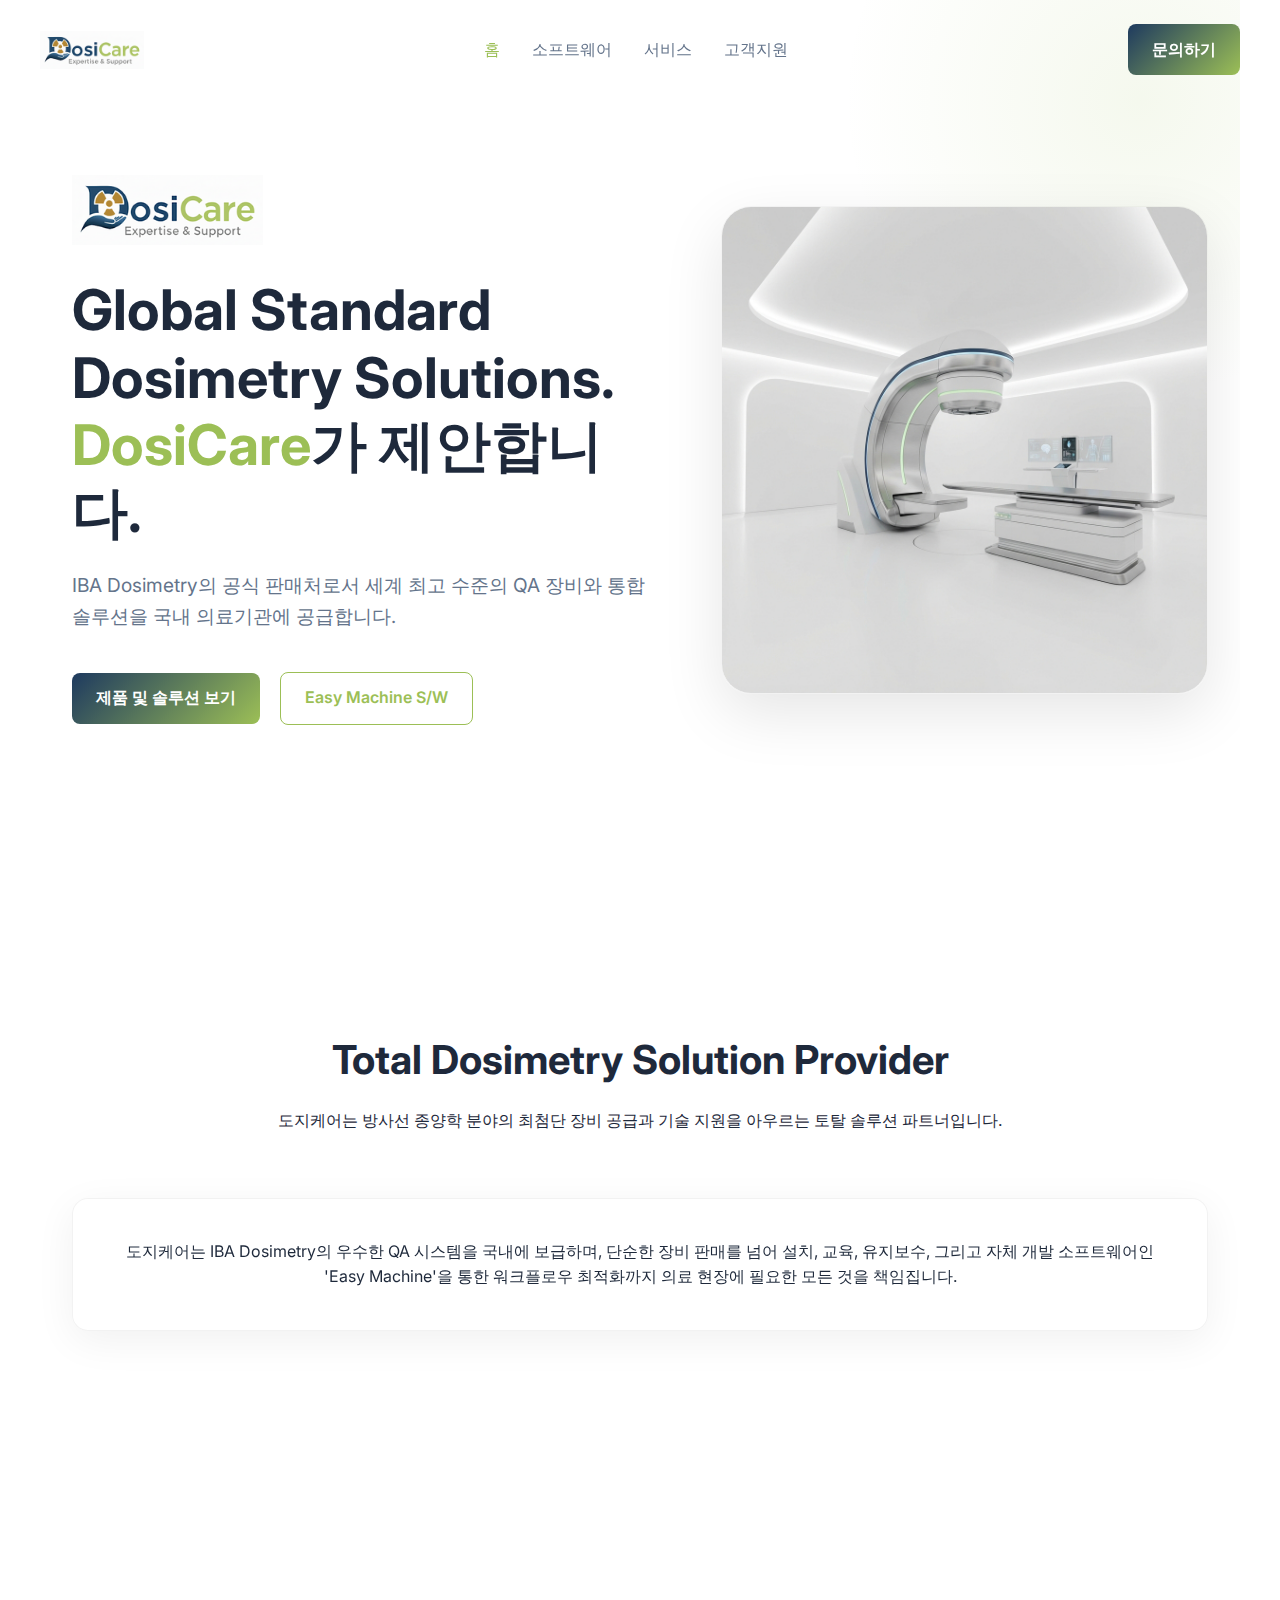
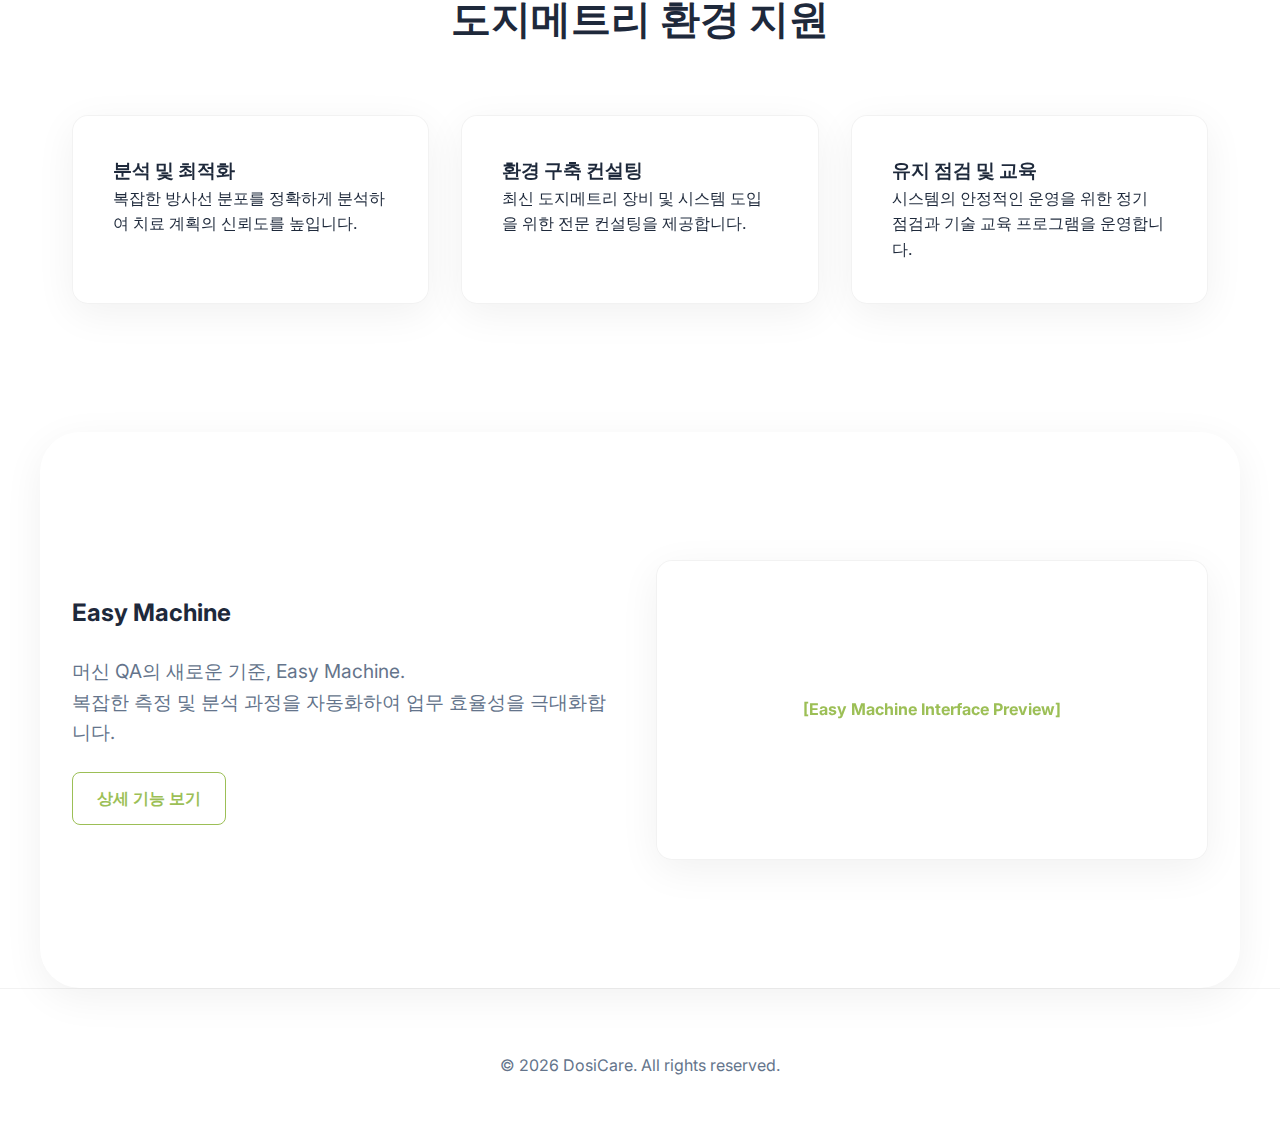
<file: index.html>
<!DOCTYPE html>
<html lang="ko">

<head>
    <meta charset="UTF-8">
    <meta name="viewport" content="width=device-width, initial-scale=1.0">
    <title>DosiCare | 정밀한 방사선 치료 솔루션</title>
    <link rel="stylesheet" href="style.css">
    <link rel="preconnect" href="https://fonts.googleapis.com">
    <link rel="preconnect" href="https://fonts.gstatic.com" crossorigin>
    <link href="https://fonts.googleapis.com/css2?family=Inter:wght@400;500;600;700;800&display=swap" rel="stylesheet">
</head>

<body>
    <nav id="navbar">
        <div class="nav-container">
            <a href="index.html" class="logo">
                <img src="images/logo.png" alt="DosiCare">
            </a>
            <div class="nav-links">
                <a href="index.html" class="active">홈</a>
                <a href="software.html">소프트웨어</a>
                <a href="services.html">서비스</a>
                <a href="contact.html">고객지원</a>
            </div>
            <a href="contact.html" class="btn btn-primary">문의하기</a>
        </div>
    </nav>

    <main>
        <section class="hero">
            <div class="hero-content">
                <div class="hero-text">
                    <img src="images/logo.png" alt="DosiCare" class="hero-logo">
                    <h1 class="hero-title">Global Standard Dosimetry Solutions.<br><span
                            class="text-highlight">DosiCare</span>가 제안합니다.</h1>
                    <p>IBA Dosimetry의 공식 판매처로서 세계 최고 수준의 QA 장비와 통합 솔루션을 국내 의료기관에 공급합니다.</p>
                    <div class="hero-btns">
                        <a href="services.html" class="btn btn-primary">제품 및 솔루션 보기</a>
                        <a href="software.html" class="btn btn-outline ml-1">Easy Machine S/W</a>
                    </div>
                </div>
                <div class="hero-image">
                    <img src="images/hero.png" alt="DosiCare Medical Technology">
                </div>
            </div>
        </section>

        <section id="about">
            <div class="section-header">
                <h2>Total Dosimetry Solution Provider</h2>
                <p>도지케어는 방사선 종양학 분야의 최첨단 장비 공급과 기술 지원을 아우르는 토탈 솔루션 파트너입니다.</p>
            </div>
            <div class="glass card text-center">
                <p>도지케어는 IBA Dosimetry의 우수한 QA 시스템을 국내에 보급하며, 단순한 장비 판매를 넘어 설치, 교육, 유지보수, 그리고 자체 개발 소프트웨어인 'Easy
                    Machine'을 통한 워크플로우 최적화까지 의료 현장에 필요한 모든 것을 책임집니다.</p>
            </div>
        </section>

        <section id="dosimetry">
            <div class="section-header">
                <h2>도지메트리 환경 지원</h2>
            </div>
            <div class="grid">
                <div class="glass card">
                    <h3>분석 및 최적화</h3>
                    <p>복잡한 방사선 분포를 정확하게 분석하여 치료 계획의 신뢰도를 높입니다.</p>
                </div>
                <div class="glass card">
                    <h3>환경 구축 컨설팅</h3>
                    <p>최신 도지메트리 장비 및 시스템 도입을 위한 전문 컨설팅을 제공합니다.</p>
                </div>
                <div class="glass card">
                    <h3>유지 점검 및 교육</h3>
                    <p>시스템의 안정적인 운영을 위한 정기 점검과 기술 교육 프로그램을 운영합니다.</p>
                </div>
            </div>
        </section>

        <section id="easy-machine" class="feature-section">
            <div class="grid align-center">
                <div>
                    <h2>Easy Machine</h2>
                    <p class="feature-description">
                        머신 QA의 새로운 기준, Easy Machine.<br>
                        복잡한 측정 및 분석 과정을 자동화하여 업무 효율성을 극대화합니다.
                    </p>
                    <a href="software.html" class="btn btn-outline">상세 기능 보기</a>
                </div>
                <div class="glass preview-box">
                    [Easy Machine Interface Preview]
                </div>
            </div>
        </section>
    </main>

    <footer>
        <p>&copy; 2026 DosiCare. All rights reserved.</p>
    </footer>

    <script>
        window.addEventListener('scroll', () => {
            const nav = document.getElementById('navbar');
            if (window.scrollY > 50) {
                nav.classList.add('scrolled');
            } else {
                nav.classList.remove('scrolled');
            }
        });
    </script>
</body>

</html>
</file>
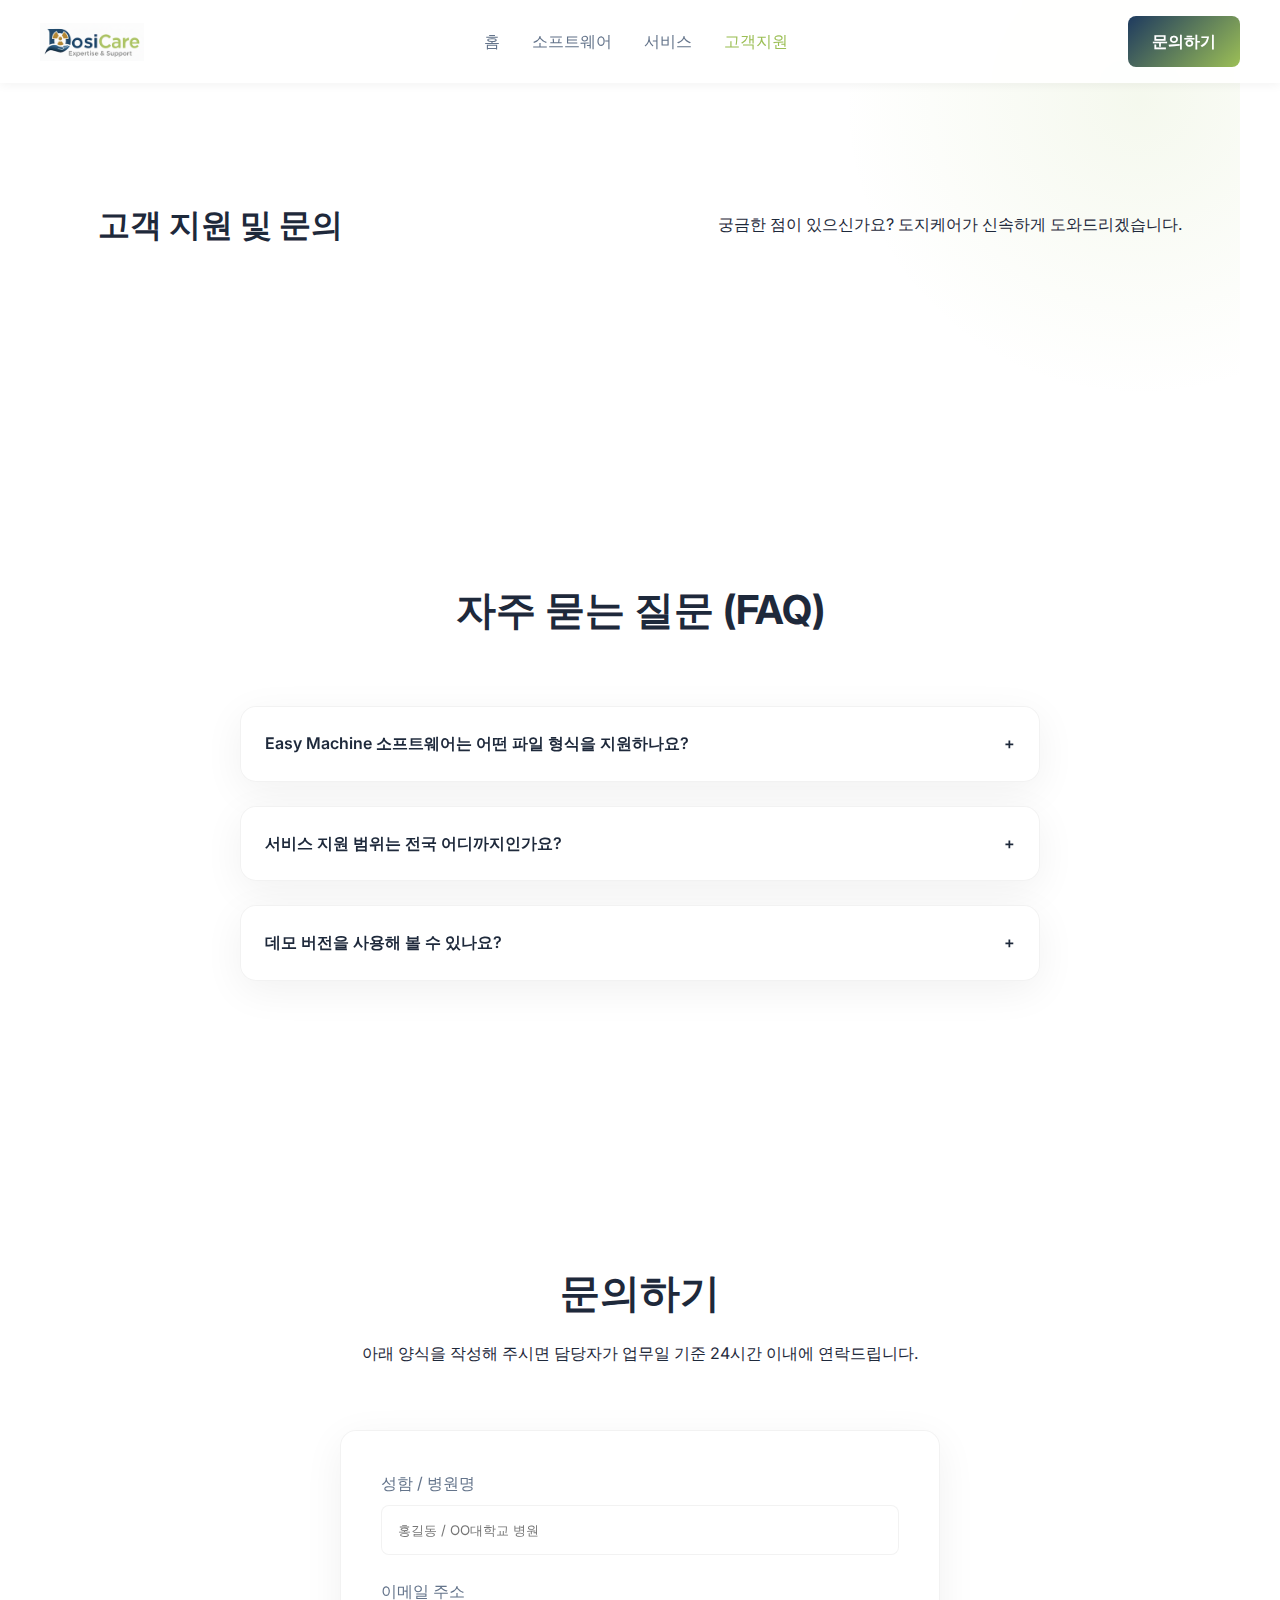
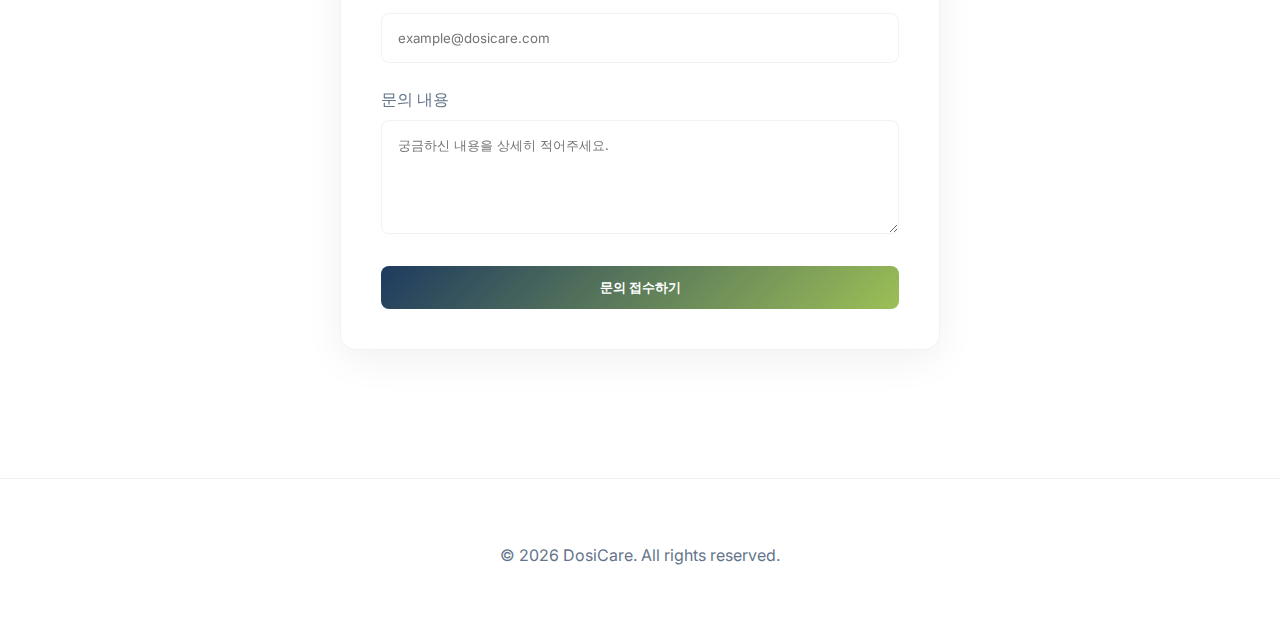
<file: contact.html>
<!DOCTYPE html>
<html lang="ko">

<head>
    <meta charset="UTF-8">
    <meta name="viewport" content="width=device-width, initial-scale=1.0">
    <title>고객지원 | DosiCare</title>
    <link rel="stylesheet" href="style.css">
    <link rel="preconnect" href="https://fonts.googleapis.com">
    <link rel="preconnect" href="https://fonts.gstatic.com" crossorigin>
    <link href="https://fonts.googleapis.com/css2?family=Inter:wght@400;500;600;700;800&display=swap" rel="stylesheet">
    <style>
        .faq-item {
            margin-bottom: 1.5rem;
            cursor: pointer;
        }

        .faq-question {
            padding: 1.5rem;
            font-weight: 600;
            display: flex;
            justify-content: space-between;
            align-items: center;
        }

        .faq-answer {
            padding: 0 1.5rem 1.5rem 1.5rem;
            color: var(--text-secondary);
            display: none;
        }

        .faq-item.active .faq-answer {
            display: block;
        }

        .contact-form {
            max-width: 600px;
            margin: 0 auto;
        }

        .input-group {
            margin-bottom: 1.5rem;
        }

        .input-group label {
            display: block;
            margin-bottom: 0.5rem;
            color: var(--text-secondary);
        }

        input,
        textarea {
            width: 100%;
            padding: 1rem;
            background: white;
            border: 1px solid var(--glass-border);
            border-radius: 8px;
            color: var(--text-primary);
            outline: none;
            transition: all 0.3s ease;
        }

        input:focus,
        textarea:focus {
            border-color: var(--primary);
        }
    </style>
</head>

<body>
    <nav id="navbar" class="scrolled">
        <div class="nav-container">
            <a href="index.html" class="logo">
                <img src="images/logo.png" alt="DosiCare">
            </a>
            <div class="nav-links">
                <a href="index.html">홈</a>
                <a href="software.html">소프트웨어</a>
                <a href="services.html">서비스</a>
                <a href="contact.html" class="active">고객지원</a>
            </div>
            <a href="contact.html" class="btn btn-primary">문의하기</a>
        </div>
    </nav>

    <main>
        <section class="hero" style="min-height: 50vh;">
            <div class="hero-content">
                <h1>고객 지원 및 문의</h1>
                <p>궁금한 점이 있으신가요? 도지케어가 신속하게 도와드리겠습니다.</p>
            </div>
        </section>

        <section id="faq">
            <div class="section-header">
                <h2>자주 묻는 질문 (FAQ)</h2>
            </div>
            <div style="max-width: 800px; margin: 0 auto;">
                <div class="glass faq-item">
                    <div class="faq-question">
                        <span>Easy Machine 소프트웨어는 어떤 파일 형식을 지원하나요?</span>
                        <span>+</span>
                    </div>
                    <div class="faq-answer">
                        표준 DICOM RT 파일을 포함하여 대부분의 주요 Dosimetry 장비에서 생성되는 .asc, .csv, .txt 형식을 지원합니다.
                    </div>
                </div>
                <div class="glass faq-item">
                    <div class="faq-question">
                        <span>서비스 지원 범위는 전국 어디까지인가요?</span>
                        <span>+</span>
                    </div>
                    <div class="faq-answer">
                        네, 도지케어는 전국 모든 병원을 대상으로 기술 지원 및 머신 QA 어시스트 서비스를 제공하고 있습니다.
                    </div>
                </div>
                <div class="glass faq-item">
                    <div class="faq-question">
                        <span>데모 버전을 사용해 볼 수 있나요?</span>
                        <span>+</span>
                    </div>
                    <div class="faq-answer">
                        홈페이지 하단의 문의하기를 통해 요청해 주시면, 확인 후 2주간 사용할 수 있는 라이선스를 발급해 드립니다.
                    </div>
                </div>
            </div>
        </section>

        <section id="contact">
            <div class="section-header">
                <h2>문의하기</h2>
                <p>아래 양식을 작성해 주시면 담당자가 업무일 기준 24시간 이내에 연락드립니다.</p>
            </div>
            <form class="glass card contact-form">
                <div class="input-group">
                    <label>성함 / 병원명</label>
                    <input type="text" placeholder="홍길동 / OO대학교 병원">
                </div>
                <div class="input-group">
                    <label>이메일 주소</label>
                    <input type="email" placeholder="example@dosicare.com">
                </div>
                <div class="input-group">
                    <label>문의 내용</label>
                    <textarea rows="5" placeholder="궁금하신 내용을 상세히 적어주세요."></textarea>
                </div>
                <button type="button" class="btn btn-primary" style="width: 100%;">문의 접수하기</button>
            </form>
        </section>
    </main>

    <footer>
        <p>&copy; 2026 DosiCare. All rights reserved.</p>
    </footer>

    <script>
        document.querySelectorAll('.faq-item').forEach(item => {
            item.addEventListener('click', () => {
                item.classList.toggle('active');
                const symbol = item.querySelector('.faq-question span:last-child');
                symbol.textContent = item.classList.contains('active') ? '-' : '+';
            });
        });
    </script>
</body>

</html>
</file>
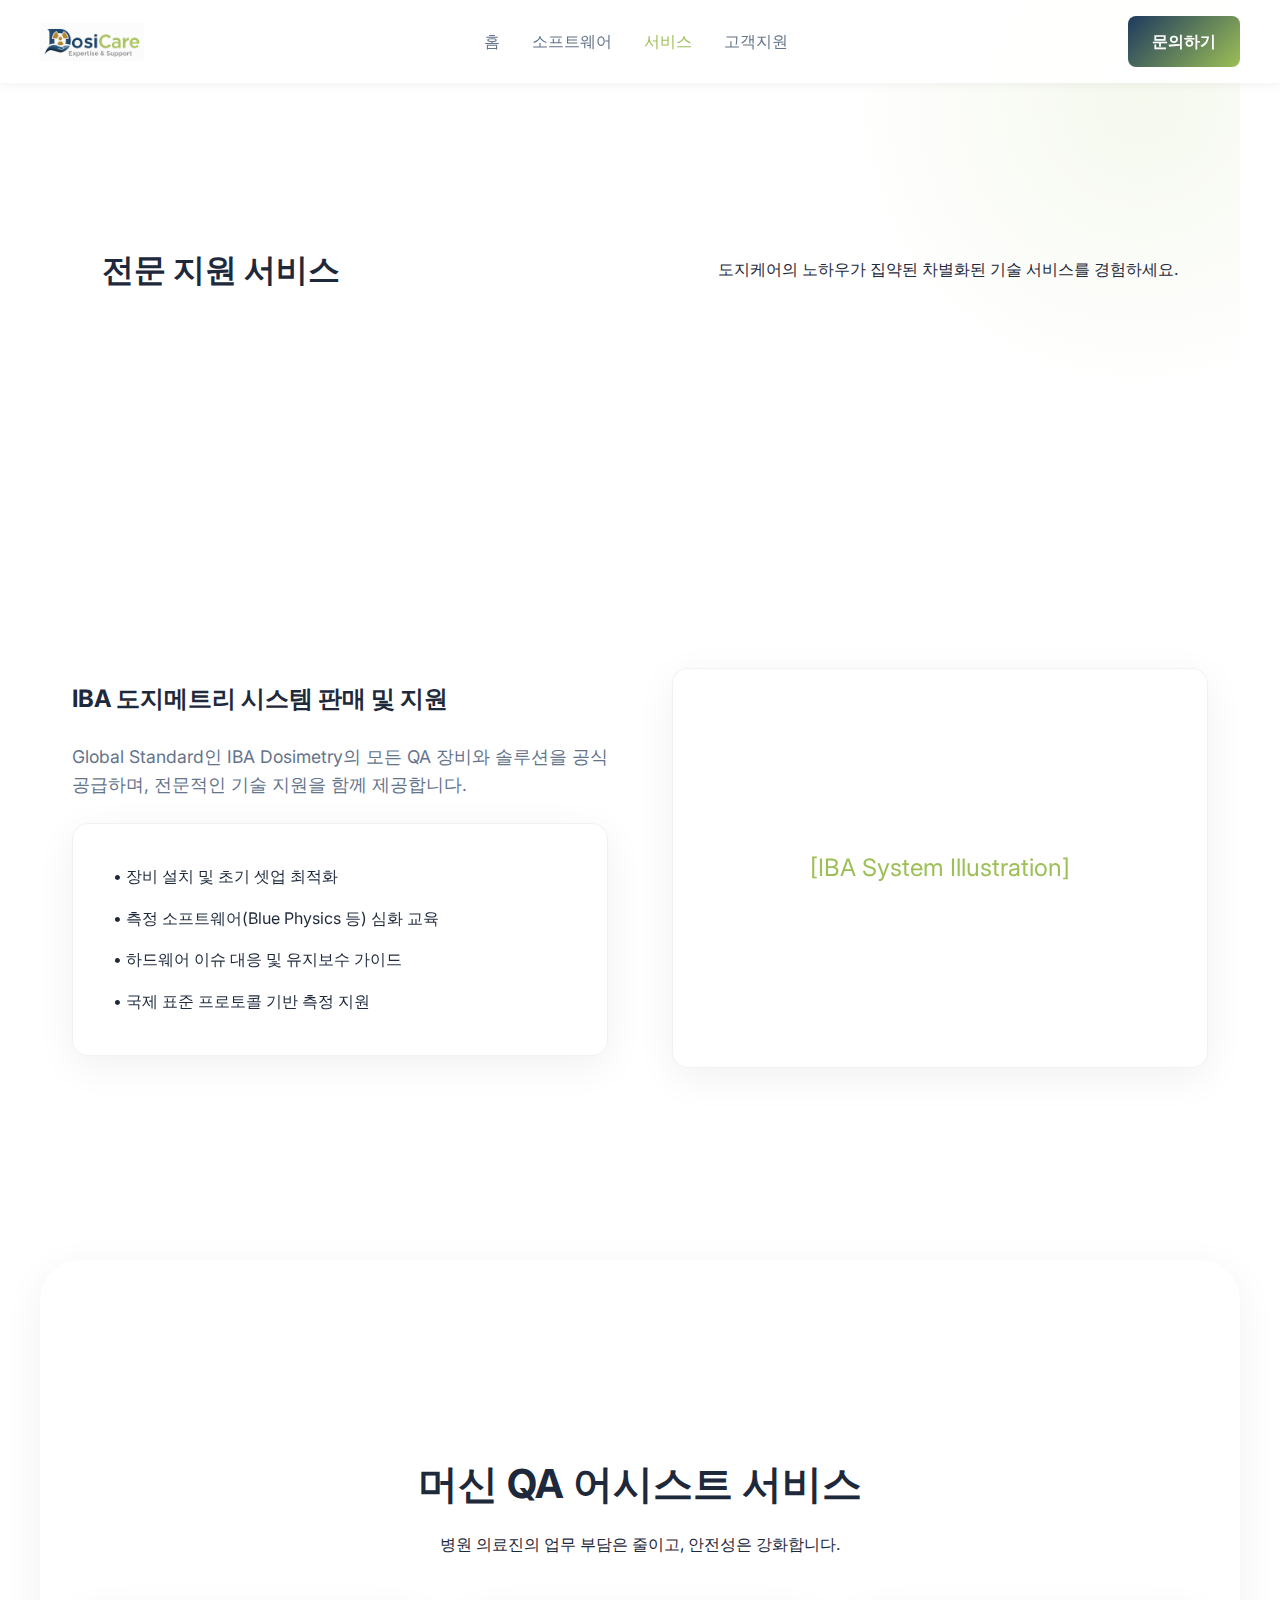
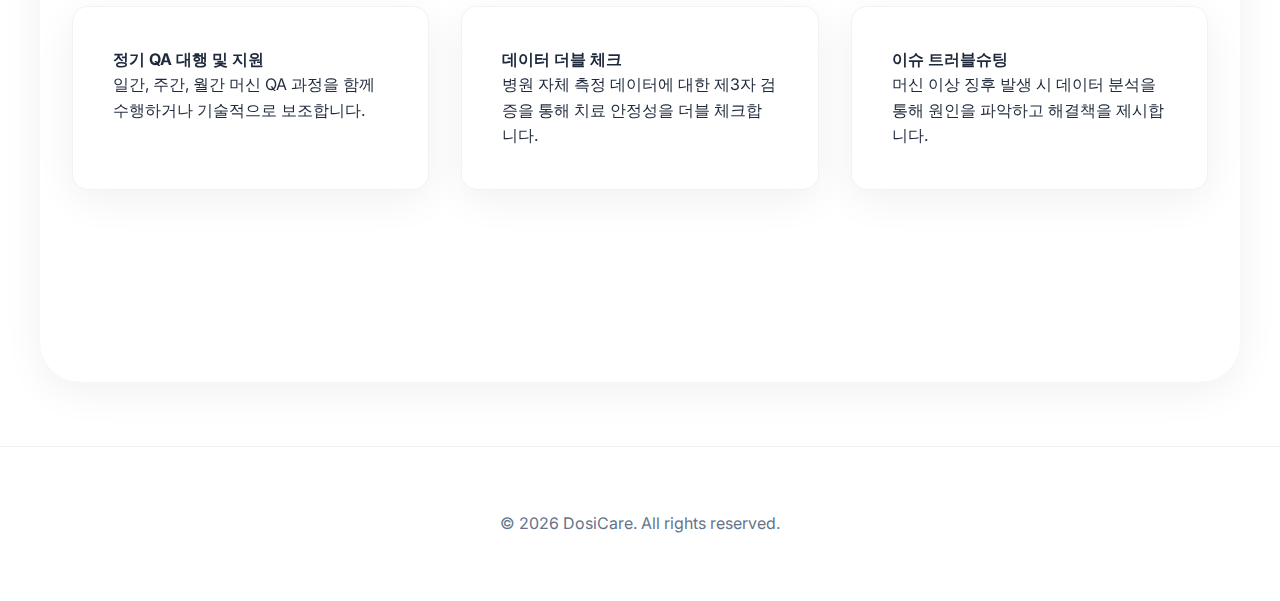
<file: services.html>
<!DOCTYPE html>
<html lang="ko">

<head>
    <meta charset="UTF-8">
    <meta name="viewport" content="width=device-width, initial-scale=1.0">
    <title>서비스 | DosiCare</title>
    <link rel="stylesheet" href="style.css">
    <link rel="preconnect" href="https://fonts.googleapis.com">
    <link rel="preconnect" href="https://fonts.gstatic.com" crossorigin>
    <link href="https://fonts.googleapis.com/css2?family=Inter:wght@400;500;600;700;800&display=swap" rel="stylesheet">
</head>

<body>
    <nav id="navbar" class="scrolled">
        <div class="nav-container">
            <a href="index.html" class="logo">
                <img src="images/logo.png" alt="DosiCare">
            </a>
            <div class="nav-links">
                <a href="index.html">홈</a>
                <a href="software.html">소프트웨어</a>
                <a href="services.html" class="active">서비스</a>
                <a href="contact.html">고객지원</a>
            </div>
            <a href="contact.html" class="btn btn-primary">문의하기</a>
        </div>
    </nav>

    <main>
        <section class="hero" style="min-height: 60vh;">
            <div class="hero-content">
                <h1>전문 지원 서비스</h1>
                <p>도지케어의 노하우가 집약된 차별화된 기술 서비스를 경험하세요.</p>
            </div>
        </section>

        <section id="iba-support">
            <div class="grid" style="align-items: center; gap: 4rem;">
                <div>
                    <h2>IBA 도지메트리 시스템 판매 및 지원</h2>
                    <p style="margin: 1.5rem 0; color: var(--text-secondary); font-size: 1.1rem;">
                        Global Standard인 IBA Dosimetry의 모든 QA 장비와 솔루션을 공식 공급하며, 전문적인 기술 지원을 함께 제공합니다.
                    </p>
                    <div class="glass card">
                        <ul style="list-style: none;">
                            <li style="margin-bottom: 1rem;">• 장비 설치 및 초기 셋업 최적화</li>
                            <li style="margin-bottom: 1rem;">• 측정 소프트웨어(Blue Physics 등) 심화 교육</li>
                            <li style="margin-bottom: 1rem;">• 하드웨어 이슈 대응 및 유지보수 가이드</li>
                            <li>• 국제 표준 프로토콜 기반 측정 지원</li>
                        </ul>
                    </div>
                </div>
                <div class="glass"
                    style="height: 400px; display: flex; align-items: center; justify-content: center; font-size: 1.5rem; color: var(--primary);">
                    [IBA System Illustration]
                </div>
            </div>
        </section>

        <section id="qa-assist"
            style="background: var(--light); border-radius: 40px; margin-top: 4rem; margin-bottom: 4rem; box-shadow: var(--card-shadow);">
            <div class="section-header" style="margin-bottom: 3rem; padding-top: 4rem;">
                <h2>머신 QA 어시스트 서비스</h2>
                <p>병원 의료진의 업무 부담은 줄이고, 안전성은 강화합니다.</p>
            </div>
            <div class="grid" style="padding-bottom: 4rem;">
                <div class="card glass">
                    <h4>정기 QA 대행 및 지원</h4>
                    <p>일간, 주간, 월간 머신 QA 과정을 함께 수행하거나 기술적으로 보조합니다.</p>
                </div>
                <div class="card glass">
                    <h4>데이터 더블 체크</h4>
                    <p>병원 자체 측정 데이터에 대한 제3자 검증을 통해 치료 안정성을 더블 체크합니다.</p>
                </div>
                <div class="card glass">
                    <h4>이슈 트러블슈팅</h4>
                    <p>머신 이상 징후 발생 시 데이터 분석을 통해 원인을 파악하고 해결책을 제시합니다.</p>
                </div>
            </div>
        </section>
    </main>

    <footer>
        <p>&copy; 2026 DosiCare. All rights reserved.</p>
    </footer>
</body>

</html>
</file>
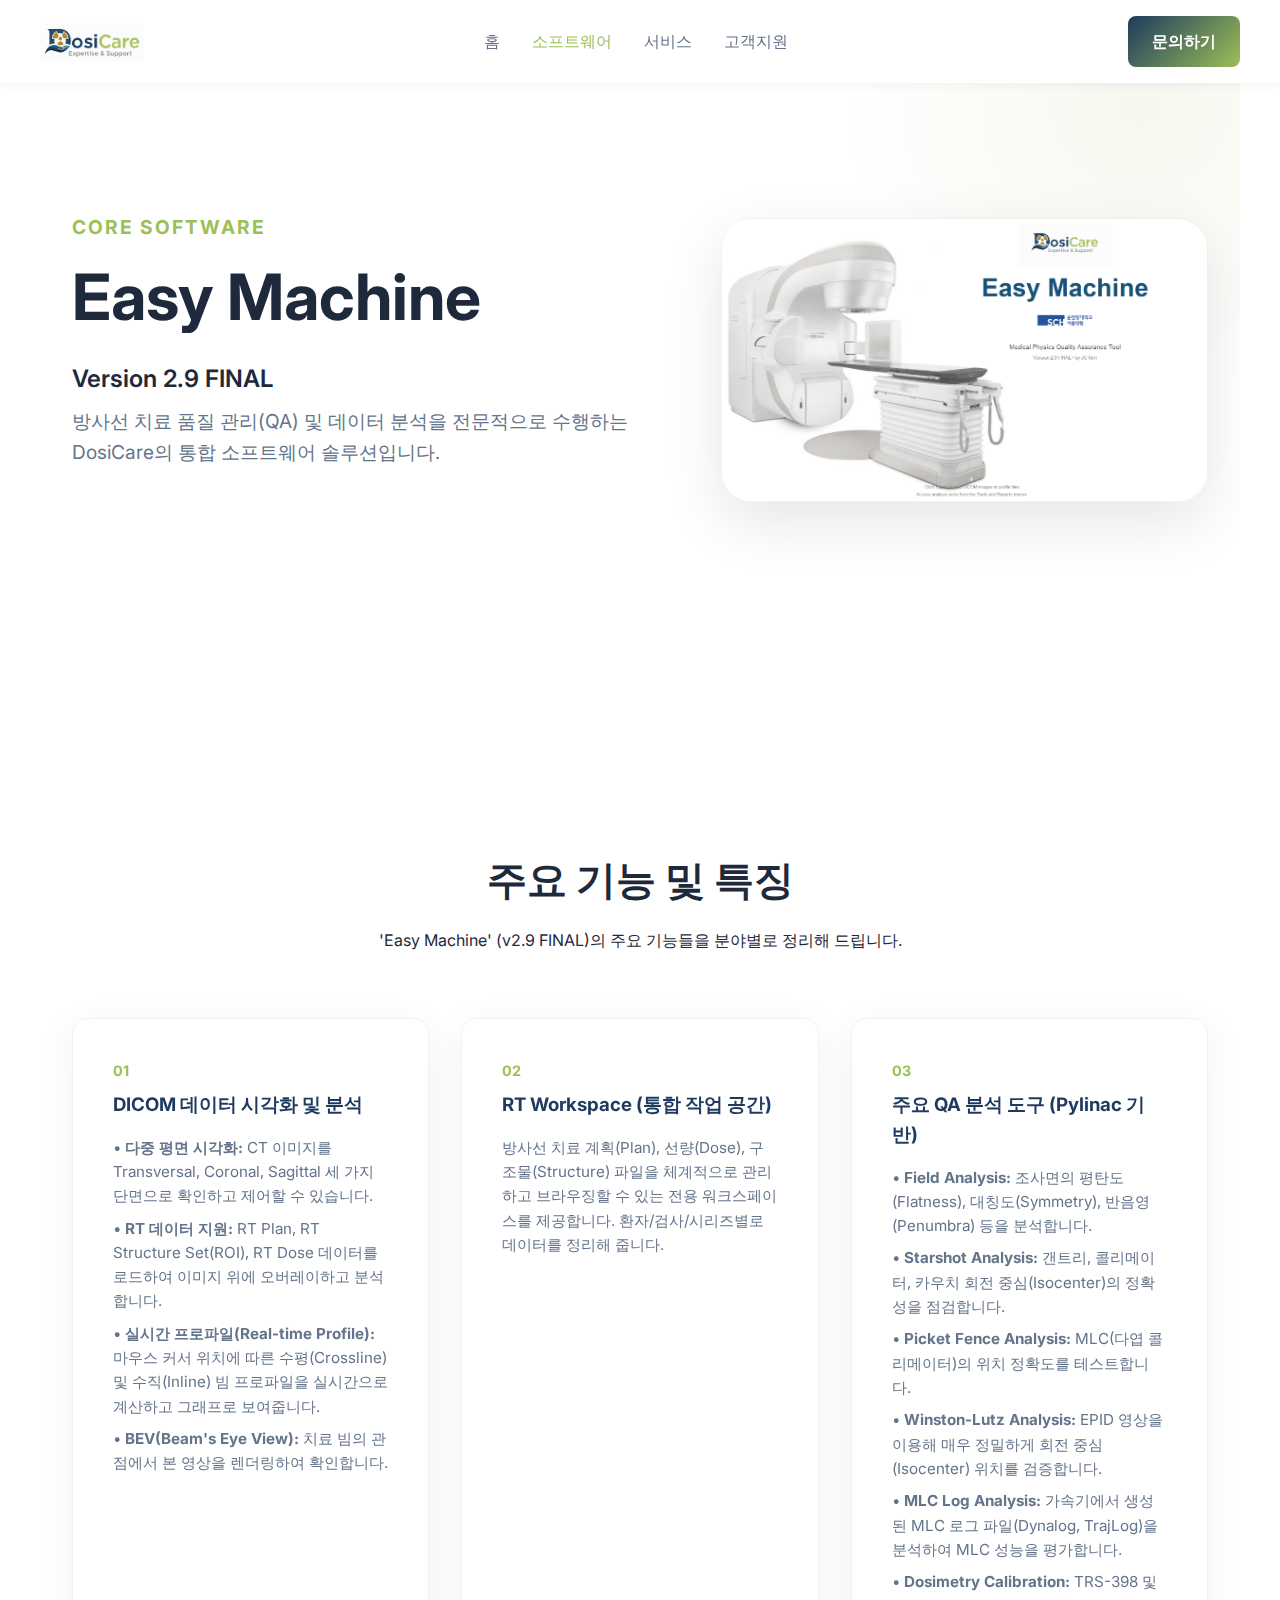
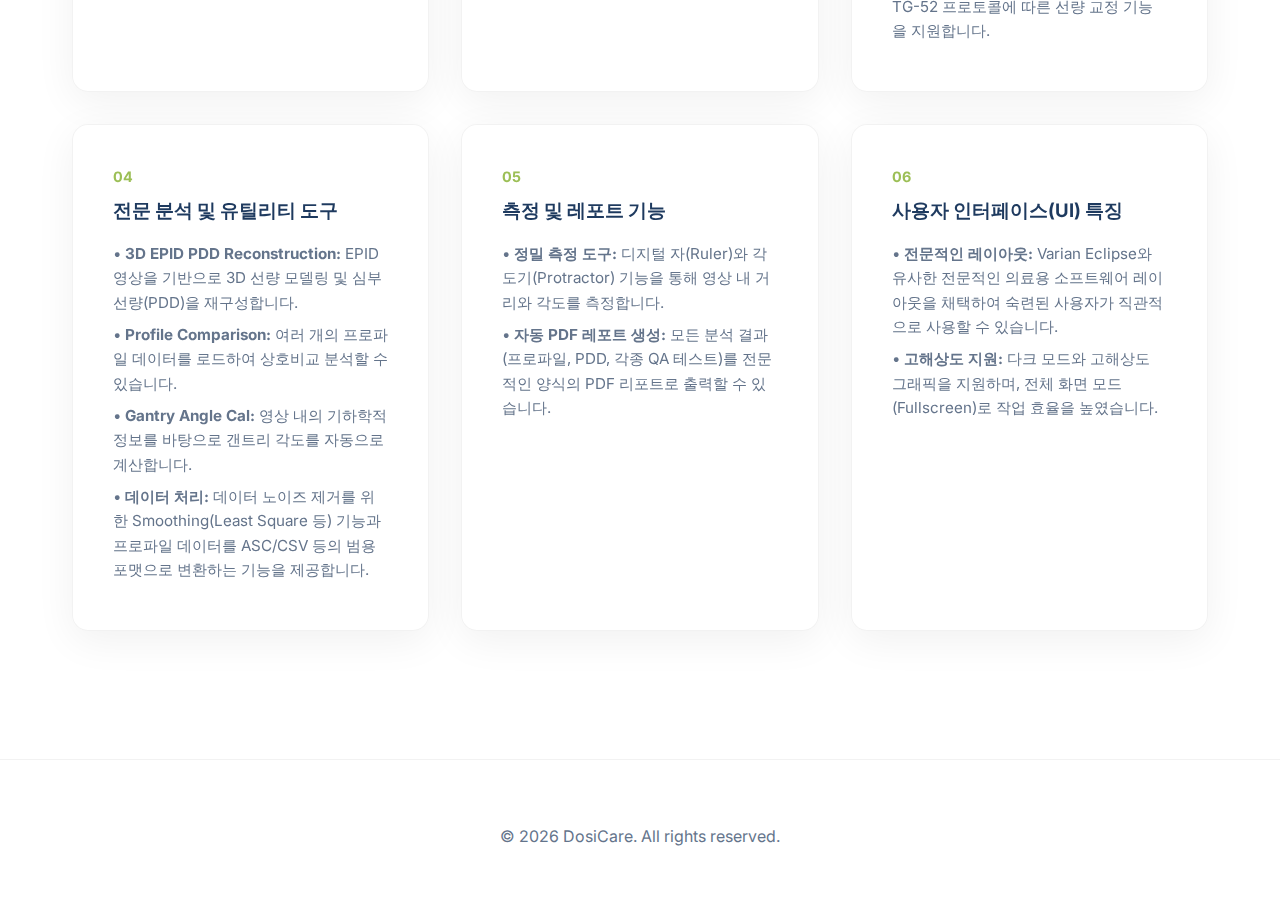
<file: software.html>
<!DOCTYPE html>
<html lang="ko">

<head>
    <meta charset="UTF-8">
    <meta name="viewport" content="width=device-width, initial-scale=1.0">
    <title>Easy Machine | DosiCare Software</title>
    <link rel="stylesheet" href="style.css">
    <link rel="preconnect" href="https://fonts.googleapis.com">
    <link rel="preconnect" href="https://fonts.gstatic.com" crossorigin>
    <link href="https://fonts.googleapis.com/css2?family=Inter:wght@400;500;600;700;800&display=swap" rel="stylesheet">
</head>

<body>
    <nav id="navbar" class="scrolled">
        <div class="nav-container">
            <a href="index.html" class="logo">
                <img src="images/logo.png" alt="DosiCare">
            </a>
            <div class="nav-links">
                <a href="index.html">홈</a>
                <a href="software.html" class="active">소프트웨어</a>
                <a href="services.html">서비스</a>
                <a href="contact.html">고객지원</a>
            </div>
            <a href="contact.html" class="btn btn-primary">문의하기</a>
        </div>
    </nav>

    <main>
        <section class="hero" style="min-height: 80vh;">
            <div class="hero-content">
                <div class="hero-text">
                    <h2
                        style="color: var(--primary); font-size: 1.2rem; margin-bottom: 1rem; text-transform: uppercase; letter-spacing: 2px;">
                        Core Software</h2>
                    <h1 style="font-size: 4rem;">Easy Machine</h1>
                    <p style="font-size: 1.5rem; color: var(--text-primary); font-weight: 600; margin-bottom: 0.5rem;">
                        Version 2.9 FINAL</p>
                    <p>방사선 치료 품질 관리(QA) 및 데이터 분석을 전문적으로 수행하는<br>DosiCare의 통합 소프트웨어 솔루션입니다.</p>
                </div>
                <div class="hero-image">
                    <img src="images/software_hero.png" alt="Easy Machine Interface">
                </div>
            </div>
        </section>

        <section id="features">
            <div class="section-header">
                <h2>주요 기능 및 특징</h2>
                <p>'Easy Machine' (v2.9 FINAL)의 주요 기능들을 분야별로 정리해 드립니다.</p>
            </div>
            <div class="grid">
                <div class="glass card">
                    <div style="font-size: 0.9rem; color: var(--primary); font-weight: 700; margin-bottom: 0.5rem;">01
                    </div>
                    <h3 style="margin-bottom: 1rem; color: var(--secondary);">DICOM 데이터 시각화 및 분석</h3>
                    <ul style="list-style: none; color: var(--text-secondary); font-size: 0.95rem;">
                        <li style="margin-bottom: 0.5rem;">• <b>다중 평면 시각화:</b> CT 이미지를 Transversal, Coronal, Sagittal 세
                            가지 단면으로 확인하고 제어할 수 있습니다.</li>
                        <li style="margin-bottom: 0.5rem;">• <b>RT 데이터 지원:</b> RT Plan, RT Structure Set(ROI), RT Dose
                            데이터를 로드하여 이미지 위에 오버레이하고 분석합니다.</li>
                        <li style="margin-bottom: 0.5rem;">• <b>실시간 프로파일(Real-time Profile):</b> 마우스 커서 위치에 따른
                            수평(Crossline) 및 수직(Inline) 빔 프로파일을 실시간으로 계산하고 그래프로 보여줍니다.</li>
                        <li style="margin-bottom: 0.5rem;">• <b>BEV(Beam's Eye View):</b> 치료 빔의 관점에서 본 영상을 렌더링하여 확인합니다.
                        </li>
                    </ul>
                </div>

                <div class="glass card">
                    <div style="font-size: 0.9rem; color: var(--primary); font-weight: 700; margin-bottom: 0.5rem;">02
                    </div>
                    <h3 style="margin-bottom: 1rem; color: var(--secondary);">RT Workspace (통합 작업 공간)</h3>
                    <p style="color: var(--text-secondary); font-size: 0.95rem;">방사선 치료 계획(Plan), 선량(Dose),
                        구조물(Structure) 파일을 체계적으로 관리하고 브라우징할 수 있는 전용 워크스페이스를 제공합니다. 환자/검사/시리즈별로 데이터를 정리해 줍니다.</p>
                </div>

                <div class="glass card">
                    <div style="font-size: 0.9rem; color: var(--primary); font-weight: 700; margin-bottom: 0.5rem;">03
                    </div>
                    <h3 style="margin-bottom: 1rem; color: var(--secondary);">주요 QA 분석 도구 (Pylinac 기반)</h3>
                    <ul style="list-style: none; color: var(--text-secondary); font-size: 0.95rem;">
                        <li style="margin-bottom: 0.5rem;">• <b>Field Analysis:</b> 조사면의 평탄도(Flatness), 대칭도(Symmetry),
                            반음영(Penumbra) 등을 분석합니다.</li>
                        <li style="margin-bottom: 0.5rem;">• <b>Starshot Analysis:</b> 갠트리, 콜리메이터, 카우치 회전 중심(Isocenter)의
                            정확성을 점검합니다.</li>
                        <li style="margin-bottom: 0.5rem;">• <b>Picket Fence Analysis:</b> MLC(다엽 콜리메이터)의 위치 정확도를
                            테스트합니다.</li>
                        <li style="margin-bottom: 0.5rem;">• <b>Winston-Lutz Analysis:</b> EPID 영상을 이용해 매우 정밀하게 회전
                            중심(Isocenter) 위치를 검증합니다.</li>
                        <li style="margin-bottom: 0.5rem;">• <b>MLC Log Analysis:</b> 가속기에서 생성된 MLC 로그 파일(Dynalog,
                            TrajLog)을 분석하여 MLC 성능을 평가합니다.</li>
                        <li style="margin-bottom: 0.5rem;">• <b>Dosimetry Calibration:</b> TRS-398 및 TG-52 프로토콜에 따른 선량
                            교정 기능을 지원합니다.</li>
                    </ul>
                </div>

                <div class="glass card">
                    <div style="font-size: 0.9rem; color: var(--primary); font-weight: 700; margin-bottom: 0.5rem;">04
                    </div>
                    <h3 style="margin-bottom: 1rem; color: var(--secondary);">전문 분석 및 유틸리티 도구</h3>
                    <ul style="list-style: none; color: var(--text-secondary); font-size: 0.95rem;">
                        <li style="margin-bottom: 0.5rem;">• <b>3D EPID PDD Reconstruction:</b> EPID 영상을 기반으로 3D 선량 모델링
                            및 심부선량(PDD)을 재구성합니다.</li>
                        <li style="margin-bottom: 0.5rem;">• <b>Profile Comparison:</b> 여러 개의 프로파일 데이터를 로드하여 상호비교 분석할 수
                            있습니다.</li>
                        <li style="margin-bottom: 0.5rem;">• <b>Gantry Angle Cal:</b> 영상 내의 기하학적 정보를 바탕으로 갠트리 각도를 자동으로
                            계산합니다.</li>
                        <li style="margin-bottom: 0.5rem;">• <b>데이터 처리:</b> 데이터 노이즈 제거를 위한 Smoothing(Least Square 등) 기능과
                            프로파일 데이터를 ASC/CSV 등의 범용 포맷으로 변환하는 기능을 제공합니다.</li>
                    </ul>
                </div>

                <div class="glass card">
                    <div style="font-size: 0.9rem; color: var(--primary); font-weight: 700; margin-bottom: 0.5rem;">05
                    </div>
                    <h3 style="margin-bottom: 1rem; color: var(--secondary);">측정 및 레포트 기능</h3>
                    <ul style="list-style: none; color: var(--text-secondary); font-size: 0.95rem;">
                        <li style="margin-bottom: 0.5rem;">• <b>정밀 측정 도구:</b> 디지털 자(Ruler)와 각도기(Protractor) 기능을 통해 영상 내
                            거리와 각도를 측정합니다.</li>
                        <li style="margin-bottom: 0.5rem;">• <b>자동 PDF 레포트 생성:</b> 모든 분석 결과(프로파일, PDD, 각종 QA 테스트)를 전문적인
                            양식의 PDF 리포트로 출력할 수 있습니다.</li>
                    </ul>
                </div>

                <div class="glass card">
                    <div style="font-size: 0.9rem; color: var(--primary); font-weight: 700; margin-bottom: 0.5rem;">06
                    </div>
                    <h3 style="margin-bottom: 1rem; color: var(--secondary);">사용자 인터페이스(UI) 특징</h3>
                    <ul style="list-style: none; color: var(--text-secondary); font-size: 0.95rem;">
                        <li style="margin-bottom: 0.5rem;">• <b>전문적인 레이아웃:</b> Varian Eclipse와 유사한 전문적인 의료용 소프트웨어 레이아웃을
                            채택하여 숙련된 사용자가 직관적으로 사용할 수 있습니다.</li>
                        <li style="margin-bottom: 0.5rem;">• <b>고해상도 지원:</b> 다크 모드와 고해상도 그래픽을 지원하며, 전체 화면
                            모드(Fullscreen)로 작업 효율을 높였습니다.</li>
                    </ul>
                </div>
            </div>
        </section>
    </main>

    <footer>
        <p>&copy; 2026 DosiCare. All rights reserved.</p>
    </footer>
</body>

</html>
</file>
<file: style.css>
:root {
    --primary: #9cbf56;
    --secondary: #1e3a5f;
    --accent: #b8860b;
    --dark: #0f172a;
    --light: #ffffff;
    --glass: rgba(255, 255, 255, 0.8);
    --glass-border: rgba(0, 0, 0, 0.05);
    --text-primary: #1e293b;
    --text-secondary: #64748b;
    --gradient: linear-gradient(135deg, #1e3a5f 0%, #9cbf56 100%);
    --bg-dark: #ffffff;
    --card-shadow: 0 10px 40px rgba(0, 0, 0, 0.06);
}

* {
    margin: 0;
    padding: 0;
    box-sizing: border-box;
    font-family: 'Inter', system-ui, -apple-system, sans-serif;
}

body {
    background-color: var(--bg-dark);
    color: var(--text-primary);
    line-height: 1.6;
    overflow-x: hidden;
}

/* Glassmorphism Classes */
.glass {
    background: var(--glass);
    backdrop-filter: blur(12px);
    -webkit-backdrop-filter: blur(12px);
    border: 1px solid var(--glass-border);
    border-radius: 16px;
    box-shadow: var(--card-shadow);
}

/* Navbar */
nav {
    position: fixed;
    top: 0;
    width: 100%;
    z-index: 1000;
    padding: 1.5rem 2rem;
    transition: all 0.3s ease;
}

nav.scrolled {
    padding: 1rem 2rem;
    background: rgba(255, 255, 255, 0.9);
    backdrop-filter: blur(10px);
    box-shadow: 0 2px 10px rgba(0, 0, 0, 0.05);
}

.nav-container {
    max-width: 1200px;
    margin: 0 auto;
    display: flex;
    justify-content: space-between;
    align-items: center;
}

.logo {
    display: flex;
    align-items: center;
    text-decoration: none;
    transition: transform 0.3s ease;
}

.logo:hover {
    transform: scale(1.02);
}

.logo img {
    height: 38px;
    width: auto;
    display: block;
}

.hero-logo {
    height: 70px;
    margin-bottom: 2rem;
    display: block;
}

.nav-links {
    display: flex;
    gap: 2rem;
}

.nav-links a {
    color: var(--text-secondary);
    text-decoration: none;
    font-weight: 500;
    transition: color 0.3s ease;
}

.nav-links a:hover,
.nav-links a.active {
    color: var(--primary);
}

/* Buttons */
.btn {
    padding: 0.8rem 1.5rem;
    border-radius: 8px;
    font-weight: 600;
    cursor: pointer;
    transition: all 0.3s ease;
    border: none;
    text-decoration: none;
    display: inline-block;
}

.btn-primary {
    background: var(--gradient);
    color: white;
}

.btn-primary:hover {
    transform: translateY(-2px);
    box-shadow: 0 4px 20px rgba(0, 242, 254, 0.4);
}

.btn-outline {
    background: transparent;
    border: 1px solid var(--primary);
    color: var(--primary);
}

.btn-outline:hover {
    background: var(--primary);
    color: var(--dark);
}

/* Hero Section */
.hero {
    min-height: 100vh;
    display: flex;
    align-items: center;
    justify-content: center;
    padding: 0 2rem;
    position: relative;
    overflow: hidden;
}

.hero::before {
    content: '';
    position: absolute;
    width: 600px;
    height: 600px;
    background: radial-gradient(circle, rgba(156, 191, 86, 0.1) 0%, transparent 70%);
    top: -200px;
    right: -200px;
    z-index: -1;
}

.hero-content {
    max-width: 1200px;
    display: grid;
    grid-template-columns: 1.2fr 1fr;
    gap: 4rem;
    align-items: center;
    text-align: left;
}

.hero-text h1 {
    font-size: 3.5rem;
    line-height: 1.2;
    margin-bottom: 1.5rem;
}

.hero-text p {
    font-size: 1.2rem;
    color: var(--text-secondary);
    margin-bottom: 2.5rem;
}

.hero-image {
    position: relative;
    border-radius: 30px;
    overflow: hidden;
    box-shadow: 0 20px 60px rgba(0, 0, 0, 0.1);
    border: 1px solid rgba(0, 0, 0, 0.05);
}

.hero-image img {
    width: 100%;
    height: auto;
    display: block;
    transition: transform 0.5s ease;
}

.hero-image:hover img {
    transform: scale(1.03);
}

/* Sections */
section {
    padding: 8rem 2rem;
    max-width: 1200px;
    margin: 0 auto;
}

.section-header {
    text-align: center;
    margin-bottom: 4rem;
}

.section-header h2 {
    font-size: 2.5rem;
    margin-bottom: 1rem;
}

/* Grid Layouts */
.grid {
    display: grid;
    grid-template-columns: repeat(auto-fit, minmax(300px, 1fr));
    gap: 2rem;
}

.card {
    padding: 2.5rem;
    transition: all 0.3s ease;
}

.card:hover {
    transform: translateY(-10px);
    border-color: var(--primary);
}

/* Footer */
footer {
    padding: 4rem 2rem;
    border-top: 1px solid var(--glass-border);
    text-align: center;
    color: var(--text-secondary);
}

/* Utility Classes */
.text-highlight {
    color: var(--primary);
}

.ml-1 {
    margin-left: 1rem;
}

.text-center {
    text-align: center;
}

.hero-title {
    font-size: 2.5rem;
    line-height: 1.3;
}

.feature-section {
    background: var(--light);
    border-radius: 40px;
    box-shadow: var(--card-shadow);
}

.align-center {
    align-items: center;
}

.feature-description {
    font-size: 1.2rem;
    margin: 1.5rem 0;
    color: var(--text-secondary);
}

.preview-box {
    height: 300px;
    display: flex;
    align-items: center;
    justify-content: center;
    font-weight: 700;
    color: var(--primary);
}

/* Mobile Responsiveness */
@media (max-width: 768px) {
    .nav-container {
        flex-direction: row;
        flex-wrap: nowrap;
        justify-content: space-between;
        align-items: center;
        padding: 0.5rem;
        gap: 0.2rem;
    }

    .logo {
        order: 0;
        margin-bottom: 0;
        flex-shrink: 0;
    }

    .logo img {
        height: 24px;
    }

    .nav-container .btn-primary {
        order: 0;
        width: auto;
        padding: 0.4rem 0.8rem;
        font-size: 0.75rem;
        margin: 0;
        flex-shrink: 0;
        white-space: nowrap;
    }

    .nav-links {
        order: 0;
        display: flex;
        flex-direction: row;
        flex-wrap: nowrap;
        width: auto;
        justify-content: center;
        gap: 0.2rem;
        background: transparent;
        padding: 0;
        border-radius: 0;
        margin: 0;
        border: none;
        flex-shrink: 1;
        overflow-x: auto;
        /* Allow scrolling if screen is too narrow */
    }

    .nav-links a {
        display: inline-block;
        padding: 0.2rem 0.3rem;
        font-size: 0.75rem;
        white-space: nowrap;
    }

    /* Hide scrollbar for cleaner look */
    .nav-links::-webkit-scrollbar {
        display: none;
    }

    .nav-links {
        -ms-overflow-style: none;
        scrollbar-width: none;
    }

    .hero-content {
        grid-template-columns: 1fr;
        text-align: center;
        gap: 2rem;
        padding-top: 5rem;
        /* Reduced padding for single-line header */
    }

    .hero-title {
        font-size: 2rem;
    }

    .hero-btns {
        display: flex;
        flex-direction: column;
        gap: 1rem;
    }

    .ml-1 {
        margin-left: 0;
    }

    .hero-btns .btn {
        width: 100%;
    }

    .grid {
        grid-template-columns: 1fr;
    }

    section {
        padding: 4rem 1.5rem;
    }

    .feature-section {
        padding: 2rem;
        border-radius: 20px;
    }

    .preview-box {
        height: 200px;
        margin-top: 2rem;
    }

    .section-header h2 {
        font-size: 2rem;
    }
}
</file>
